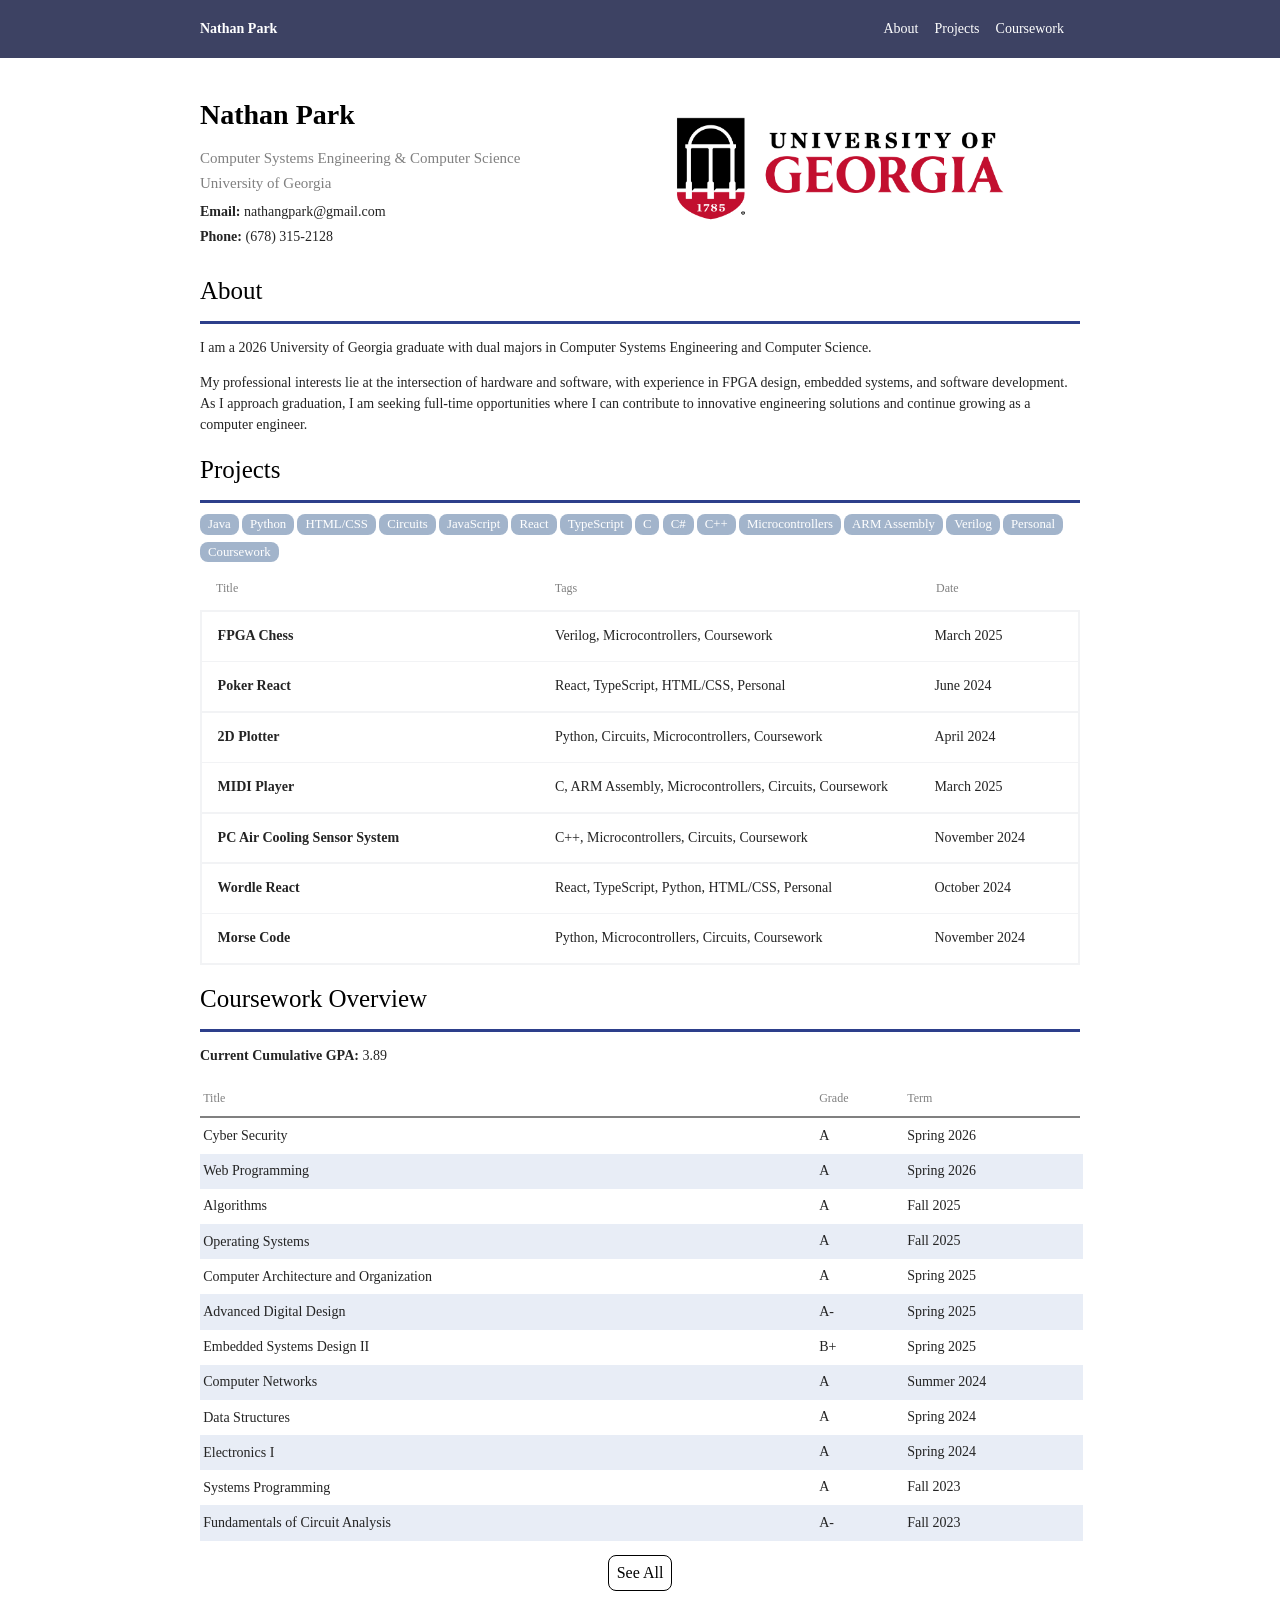
<file: index.html>
<!DOCTYPE html>
<html lang="en">
<head>
  <meta charset="UTF-8">
  <meta name="viewport" content="width=device-width, initial-scale=1.0">
  <title>Nathan Park</title>
  <!-- Style sheet  -->
  <link rel="stylesheet" href="main.css">
</head>
<body>
  <!-- Header Bar -->
  <div class="header-bar">
    <div class="header-content">
      <div class="header-left">
        <a href=""><p class="header-text"><b>Nathan Park</b></p></a>
      </div>
      <div class="header-right">
        <a href="#about"><p class="header-text">About</p></a>
        <a href="#projects"><p class="header-text">Projects</p></a>
        <a href="https://nathangpark.github.io/personal-website/misc/coursework.html"><p class="header-text">Coursework</p></a>
      </div>
    </div>
  </div>

  <!-- Main content -->
  <div class="main-content">
    <!-- Intro Section -->
    <div class="intro">
      <div class="intro-content">
        <h1>Nathan Park</h1>
        <h2 class="subtitle">Computer Systems Engineering & Computer Science</h2>
        <h2 class="subtitle">University of Georgia</h2>
        <p class="contact-info"><b>Email:</b> nathangpark@gmail.com</p>
        <p class="contact-info"><b>Phone:</b> (678) 315-2128</p>
      </div>
      <div>
        <img class="img-uga" src="misc/GEORGIA-FS-FC.png" alt="UGA Logo">
      </div>
    </div>

    <!-- About Section -->
    <h2 id="about">About</h2>
    <div class="hline"></div>
    
    <p>I am a 2026 University of Georgia graduate with dual majors in Computer Systems Engineering and Computer Science.
    </p>
    <p>  
      My professional interests lie at the intersection of hardware and software, with experience in 
      FPGA design, embedded systems, and software development. As I approach graduation, 
      I am seeking full-time opportunities where I can contribute to innovative engineering 
      solutions and continue growing as a computer engineer.
    </p>


    <!-- Projects Section -->
    <h2 id="projects">Projects</h2>
    <div class="hline"></div>
 
    <div id="project-tag-list"></div>
    <div class="project-heading">
      <p class="project-title-heading heading">Title</p>
      <p class="project-item-tags heading">Tags</p>
      <p class="project-date-heading heading">Date</p>
    </div>
    <div id="project-list"></div>
    <p></p>

    <!-- Coursework Section -->
    <h2 id="coursework">Coursework Overview</h2>
    <div class="hline"></div>
    <p><b>Current Cumulative GPA:</b> 3.89</p>
    <div class="course course-header">
      <p class="course-title course-header">Title</p>
      <p class="course-grade course-header">Grade</p>
      <p class="course-semester course-header">Term</p>
    </div>
    <div class="course-hline"></div>
    <div id="course-list"></div>
    <p></p>
    <a href="https://nathangpark.github.io/personal-website/misc/coursework.html" class="coursework-button">See All</a>
    

    <div class="page-end"></div>
  </div>
  <script src="main.js"></script>
</body>
</html>
</file>
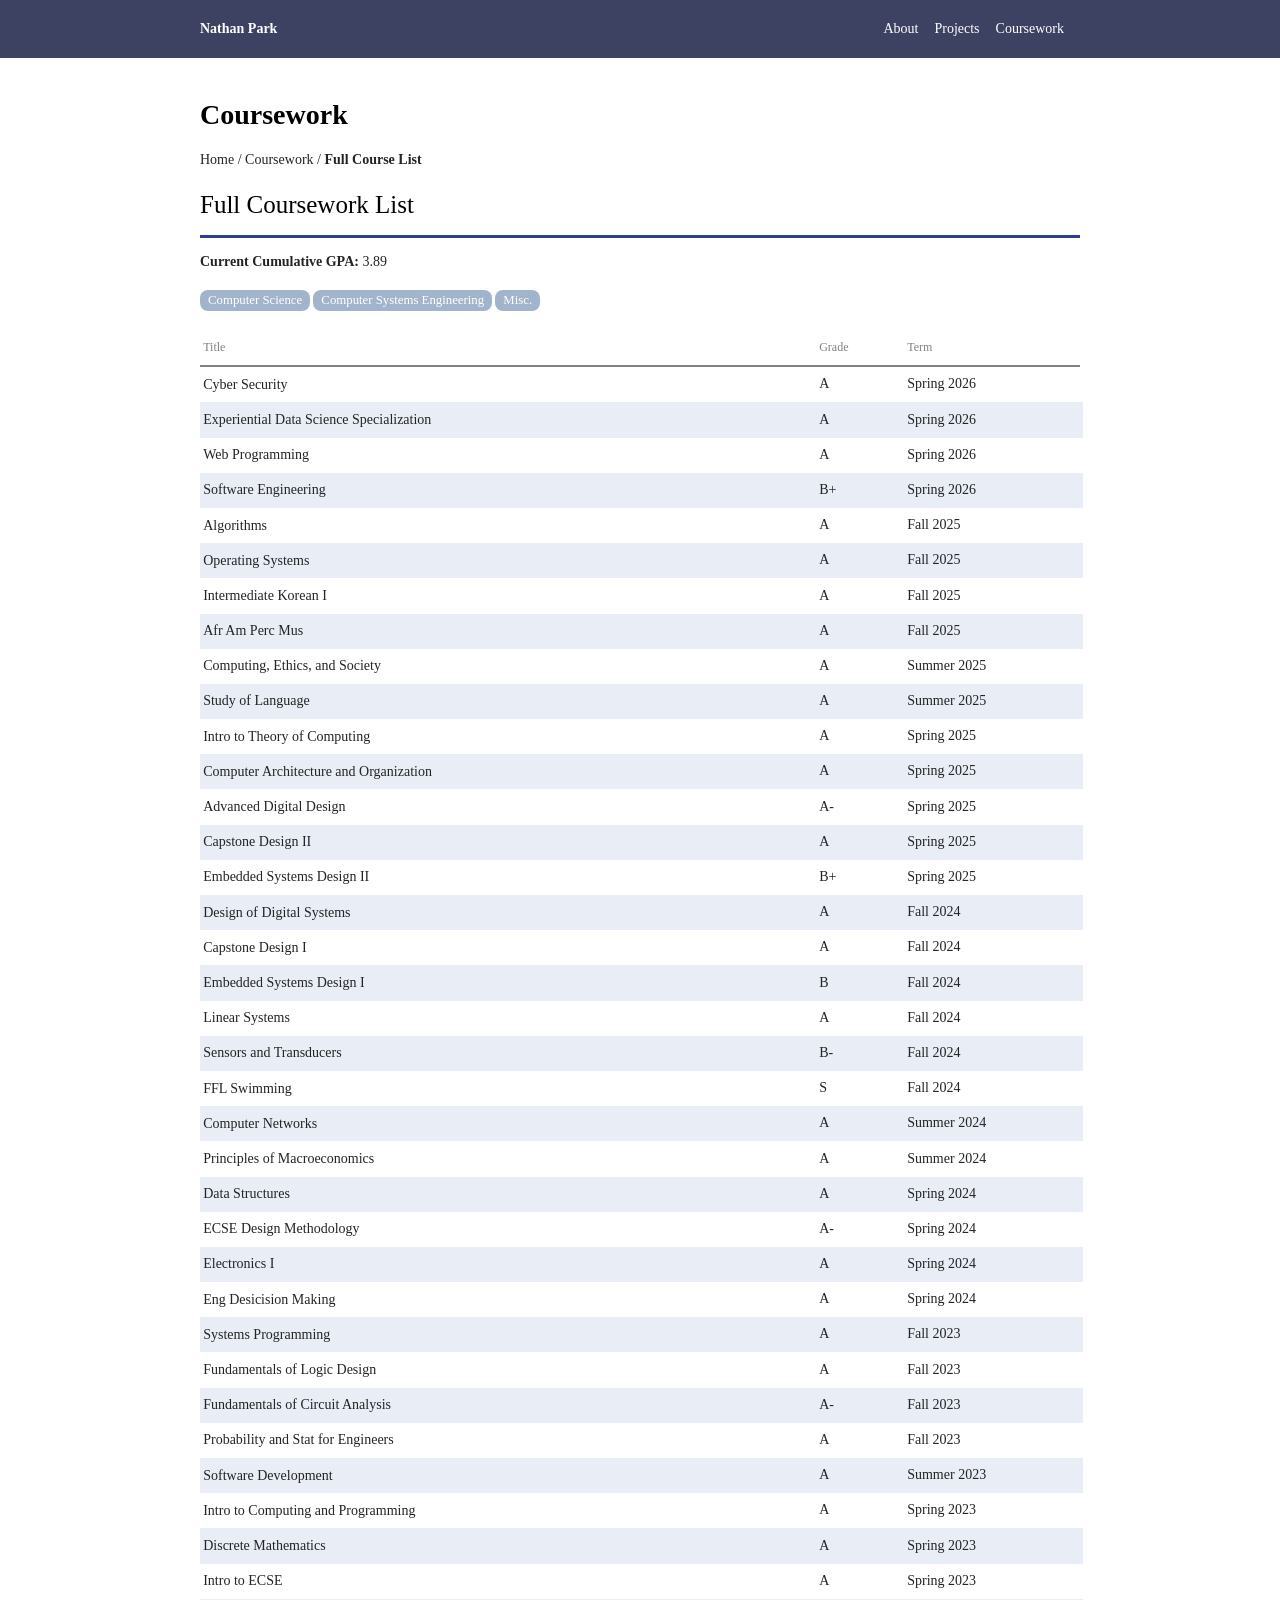
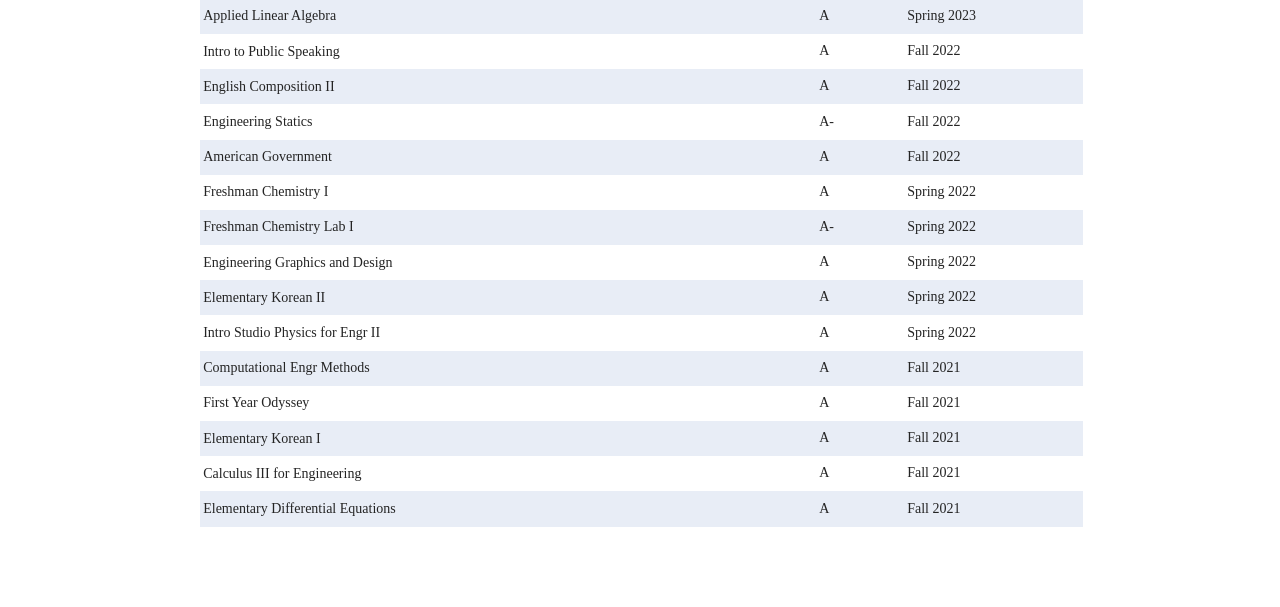
<file: misc/coursework.html>
<!DOCTYPE html>
<html lang="en">
<head>
  <meta charset="UTF-8">
  <meta name="viewport" content="width=device-width, initial-scale=1.0">
  <title>Nathan Park</title>
  <!-- Style sheet  -->
  <link rel="stylesheet" href="../main.css">
</head>
<body>
  <!-- Header Bar -->
  <div class="header-bar">
    <div class="header-content">
      <div class="header-left">
        <a href="https://nathangpark.github.io/personal-website/index.html"><p class="header-text"><b>Nathan Park</b></p></a>
      </div>
      <div class="header-right">
        <a href="https://nathangpark.github.io/personal-website/index.html#about"><p class="header-text">About</p></a>
        <a href="https://nathangpark.github.io/personal-website/index.html#projects"><p class="header-text">Projects</p></a>
        <a href=""><p class="header-text">Coursework</p></a>
      </div>
    </div>
  </div>

  <!-- Main content -->
  <div class="main-content">
    <!-- Coursework Section -->
    <h1>Coursework</h1>
    <p><a href="https://nathangpark.github.io/personal-website/index.html">Home</a> / <a href="https://nathangpark.github.io/personal-website/index.html#coursework">Coursework</a> / <b>Full Course List</b></p> 
    <h2 id="about">Full Coursework List</h2>
    <div class="hline"></div>
    <p><b>Current Cumulative GPA:</b> 3.89</p>

    <div id="course-tag-list"></div>

    <div class="course course-header">
      <p class="course-title course-header">Title</p>
      <p class="course-grade course-header">Grade</p>
      <p class="course-semester course-header">Term</p>
    </div>
    <div class="course-hline"></div>

    <div id="course-list"></div>
    <div class="page-end"></div>

  <script src="coursework.js"></script>
</body>
</html>
</file>
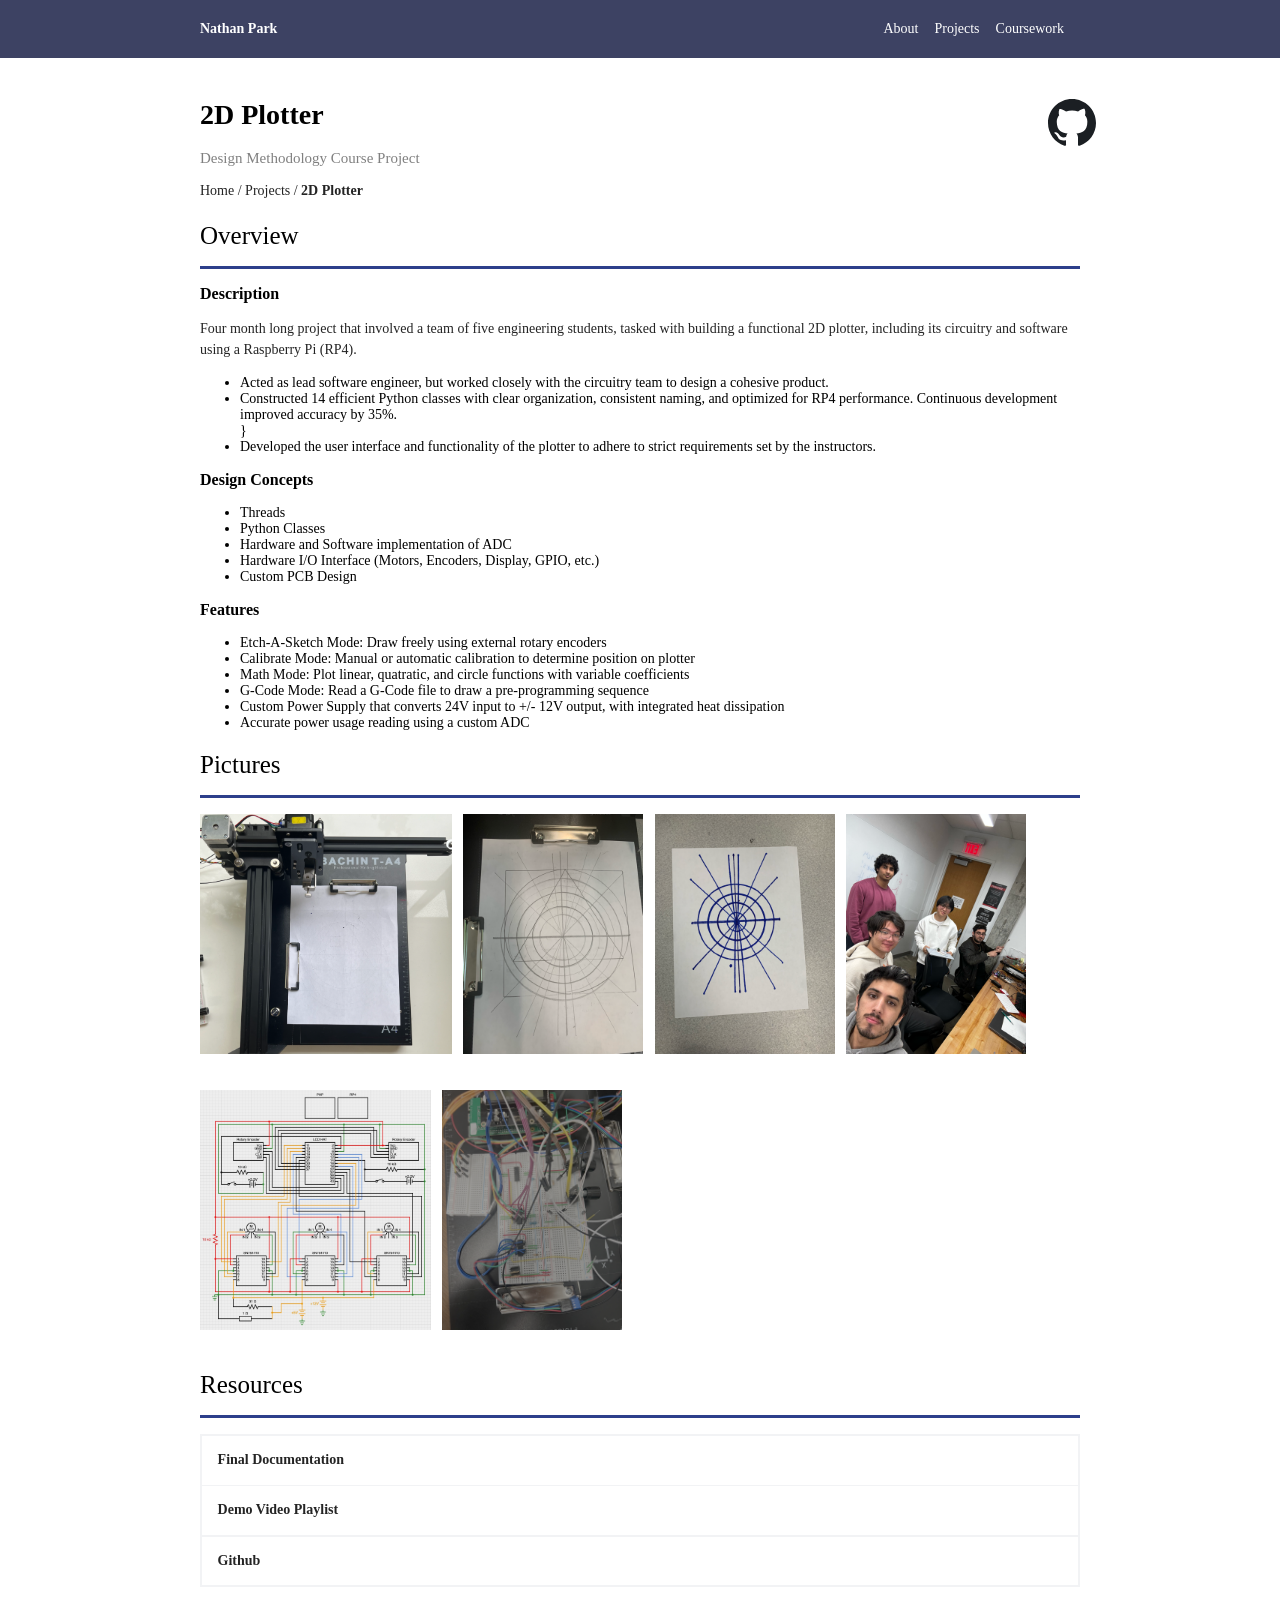
<file: projects/2d-plotter/2d-plotter.html>
<!DOCTYPE html>
<html lang="en">
<head>
  <meta charset="UTF-8">
  <meta name="viewport" content="width=device-width, initial-scale=1.0">
  <title>Nathan Park</title>
  <!-- Style sheet  -->
  <link rel="stylesheet" href="../../main.css">
</head>
<body>
  <!-- Header Bar -->
  <div class="header-bar">
    <div class="header-content">
      <div class="header-left">
        <a href="https://nathangpark.github.io/personal-website/index.html"><p class="header-text"><b>Nathan Park</b></p></a>
      </div>
      <div class="header-right">
        <a href="https://nathangpark.github.io/personal-website/index.html#about"><p class="header-text">About</p></a>
        <a href="https://nathangpark.github.io/personal-website/index.html#projects"><p class="header-text">Projects</p></a>
        <a href="https://nathangpark.github.io/personal-website/misc/coursework.html"><p class="header-text">Coursework</p></a>
      </div>
    </div>
  </div>

  <div id="imageModal" class="modal">
    <img class="modal-content" id="modalImage">
    <div id="caption"></div>
  </div>

  <!-- Main content -->
  <div class="main-content">
    <!-- Github Button -->
    <a target="_blank" href="https://github.com/nathangpark/plotter-python">
      <img class="github-button" src="../../misc/github-logo.svg">
    </a>
    <!-- Coursework Section -->
    <h1>2D Plotter</h1>
    <h2 class="subtitle">Design Methodology Course Project</h2>
    <p><a href="https://nathangpark.github.io/personal-website/index.html">Home</a> / <a href="https://nathangpark.github.io/personal-website/index.html#projects">Projects</a> / <b>2D Plotter</b> </p> 
    <h2>Overview</h2>
    <div class="hline"></div>
    <h3>Description</h3>
    <p>
      Four month long project that involved a team of five engineering students, 
      tasked with building a functional 2D plotter, including its circuitry and software using a Raspberry Pi (RP4).
    </p>
    <ul>
      <li>
        Acted as lead software engineer, but worked closely with the circuitry team to design a cohesive product.
      </li>
      <li>
        Constructed 14 efficient Python classes with clear organization, consistent naming, and optimized for RP4 performance. 
        Continuous development improved accuracy by 35%.
      </li>}
      <li>
        Developed the user interface and functionality of the plotter to adhere to strict requirements set by the instructors. 
      </li>
    </ul>
    <h3>Design Concepts</h3>
    <ul>
      <li>Threads</li>
      <li>Python Classes</li>
      <li>Hardware and Software implementation of ADC</li>
      <li>Hardware I/O Interface (Motors, Encoders, Display, GPIO, etc.)</li>
      <li>Custom PCB Design</li>
    </ul>
    <h3>Features</h3>
    <ul>
      <li>Etch-A-Sketch Mode: Draw freely using external rotary encoders</li>
      <li>Calibrate Mode: Manual or automatic calibration to determine position on plotter</li>
      <li>Math Mode: Plot linear, quatratic, and circle functions with variable coefficients</li>
      <li>G-Code Mode: Read a G-Code file to draw a pre-programming sequence</li>
      <li>Custom Power Supply that converts 24V input to +/- 12V output, with integrated heat dissipation</li>
      <li>Accurate power usage reading using a custom ADC</li>
    </ul>
    <h2>Pictures</h2>
    <div class="hline"></div>
    <img class="screenshots" onclick="openModal(this)" alt="Blank Plotter" src="blank-plotter.png">
    <img class="screenshots" onclick="openModal(this)" alt="Drawing examples: Circles, Lines, G-Code Drawings" src="Drawing Examples.png">
    <img class="screenshots" onclick="openModal(this)" alt="Math Mode examples: y=x,x^2 and circles" src="Math Mode.png">
    <img class="screenshots" onclick="openModal(this)" alt="Group 7 Photo" src="Group Photo.png">
    <img class="screenshots" onclick="openModal(this)" alt="Circuit Design" src="Circuit.png">
    <img class="screenshots" onclick="openModal(this)" alt="Circuit Implementation" src="Circuit Real.png">
    <h2>Resources</h2>
    <div class="hline"></div>
    <div class="project-links">
      <a href="https://nathangpark.github.io/personal-website/projects/2d-plotter/2d-plotter-doc.html"><p>Final Documentation</p></a>
      <a href="https://youtube.com/playlist?list=PL-ZNuBf7N98oXJAFyI3xNzuR_te0wGc8-&si=ysqEbdgzf22OHgqi" target="_blank"><p>Demo Video Playlist</p></a>
      <a href="https://github.com/nathangpark/plotter-python" target="_blank"><p>Github</p></a>
    </div>
  </div>
  <script src="../../main.js"></script>
</body>
</html>
</file>
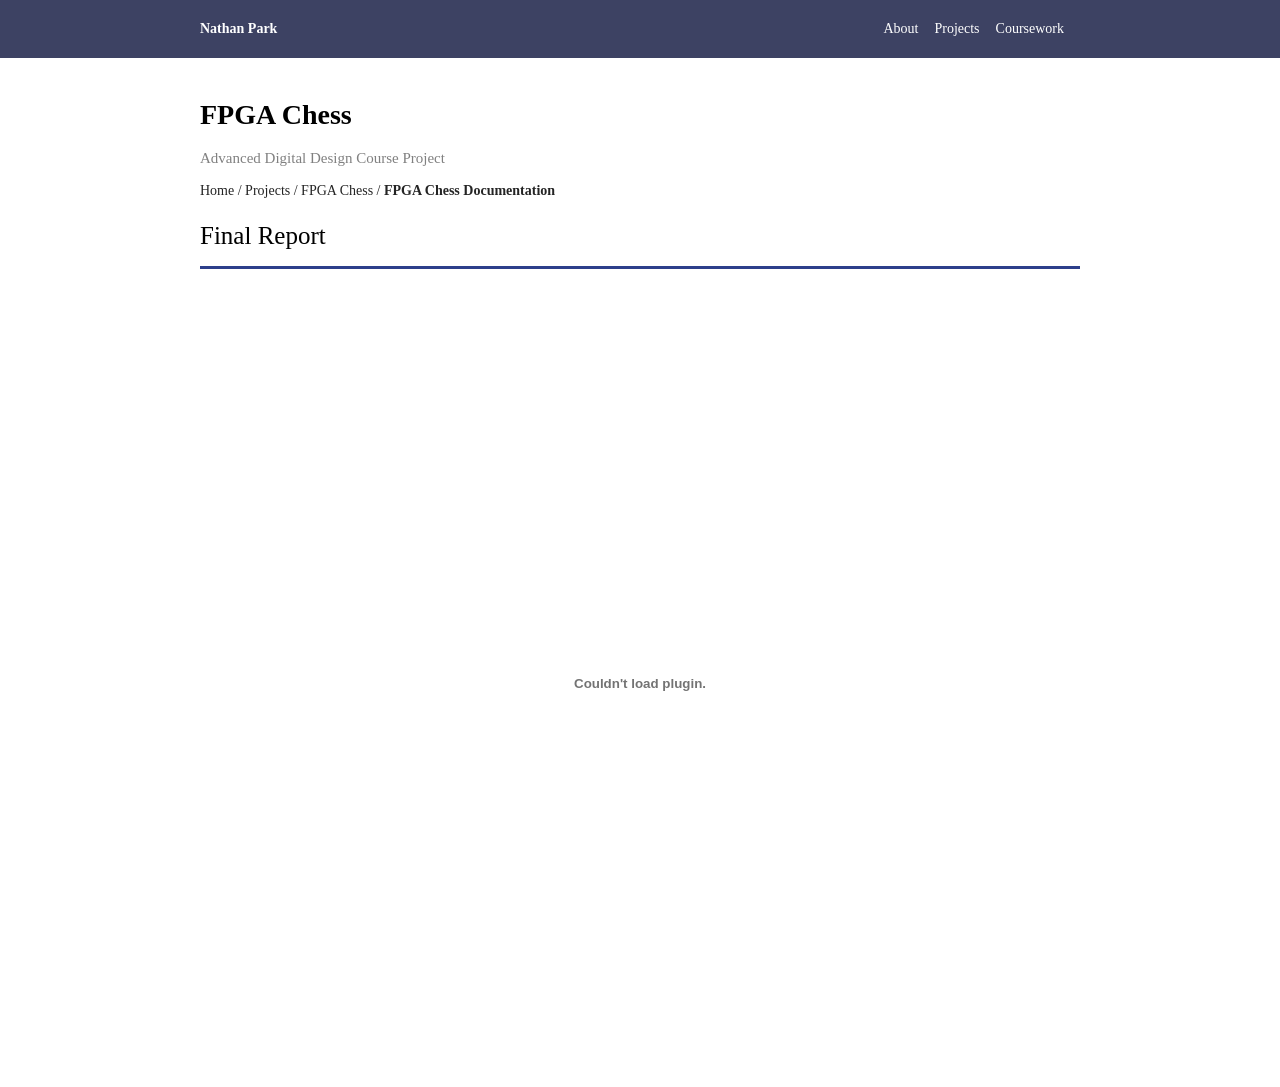
<file: projects/fpga-chess/fpga-chess-doc.html>
<!DOCTYPE html>
<html lang="en">
<head>
  <meta charset="UTF-8">
  <meta name="viewport" content="width=device-width, initial-scale=1.0">
  <title>Nathan Park</title>
  <!-- Style sheet  -->
  <link rel="stylesheet" href="../../main.css">
</head>
<body>
  <!-- Header Bar -->
  <div class="header-bar">
    <div class="header-content">
      <div class="header-left">
        <a href="https://nathangpark.github.io/personal-website/index.html"><p class="header-text"><b>Nathan Park</b></p></a>
      </div>
      <div class="header-right">
        <a href="https://nathangpark.github.io/personal-website/index.html#about"><p class="header-text">About</p></a>
        <a href="https://nathangpark.github.io/personal-website/index.html#projects"><p class="header-text">Projects</p></a>
        <a href="https://nathangpark.github.io/personal-website/misc/coursework.html"><p class="header-text">Coursework</p></a>
      </div>
    </div>
  </div>

  <div id="imageModal" class="modal">
    <img class="modal-content" id="modalImage">
    <div id="caption"></div>
  </div>

  <!-- Main content -->
  <div class="main-content">

    <!-- Main Section -->
    <h1>FPGA Chess</h1>
    <h2 class="subtitle">Advanced Digital Design Course Project</h2>
    <p><a href="https://nathangpark.github.io/personal-website/index.html">Home</a> / <a href="https://nathangpark.github.io/personal-website/index.html#projects">Projects</a> / <a href="https://nathangpark.github.io/personal-website/projects/fpga-chess/fpga-chess.html">FPGA Chess</a> / <b>FPGA Chess Documentation</b> </p> 
    <h2>Final Report</h2>
    <div class="hline"></div>
    <p></p>
    <embed src="Chess Final Report .pdf" type="application/pdf" width="100%" height="800px" />    
  </div>
  <script src="../../main.js"></script>
</body>
</html>
</file>
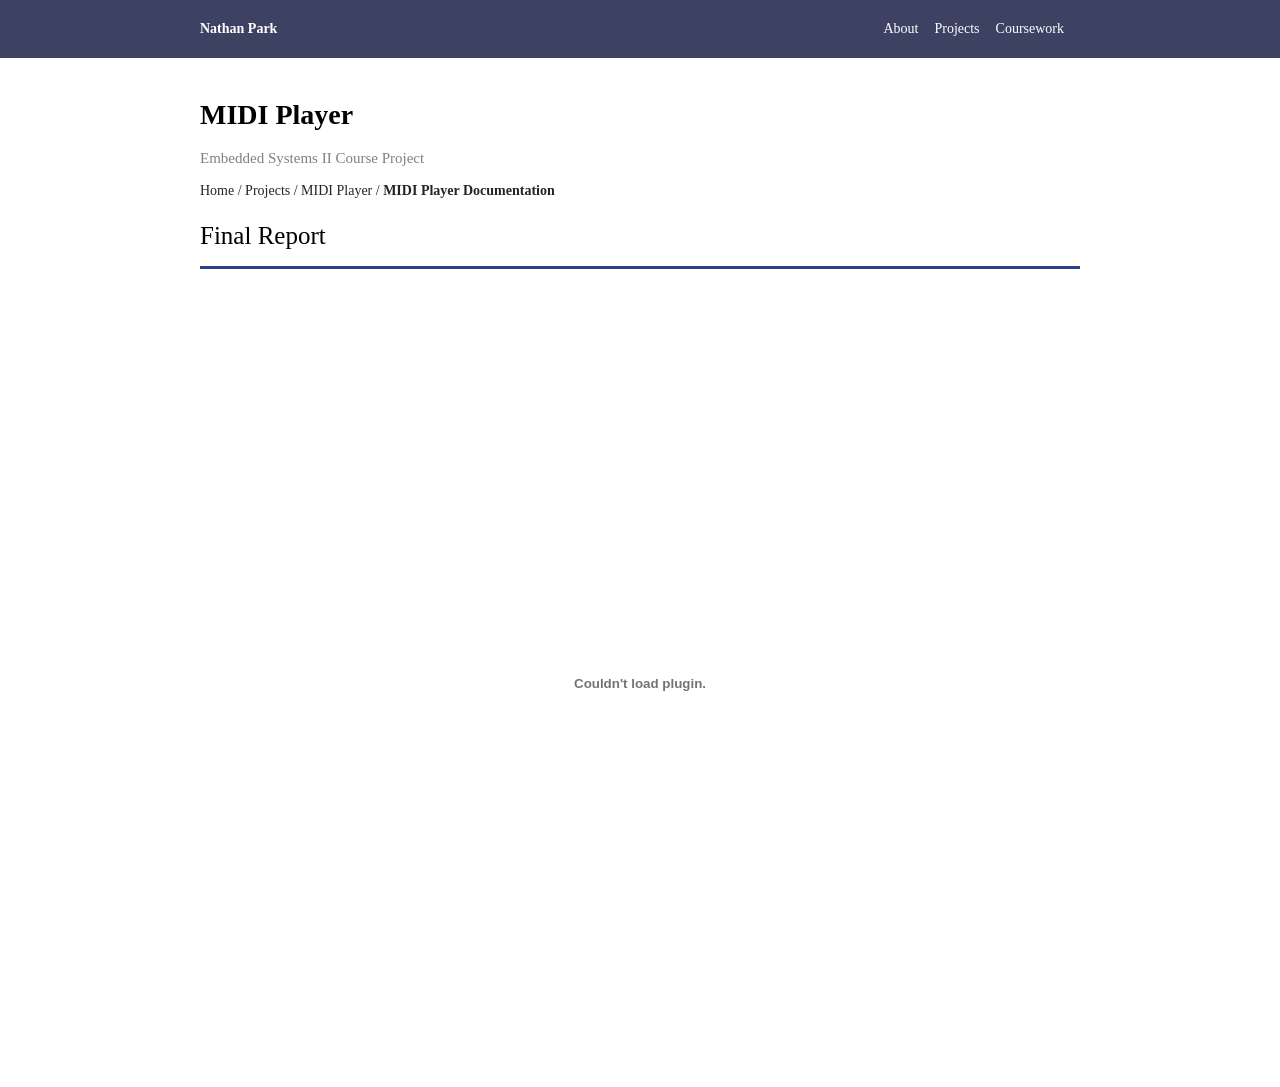
<file: projects/midi-player/midi-player-doc.html>
<!DOCTYPE html>
<html lang="en">
<head>
  <meta charset="UTF-8">
  <meta name="viewport" content="width=device-width, initial-scale=1.0">
  <title>Nathan Park</title>
  <!-- Style sheet  -->
  <link rel="stylesheet" href="../../main.css">
</head>
<body>
  <!-- Header Bar -->
  <div class="header-bar">
    <div class="header-content">
      <div class="header-left">
        <a href="https://nathangpark.github.io/personal-website/index.html"><p class="header-text"><b>Nathan Park</b></p></a>
      </div>
      <div class="header-right">
        <a href="https://nathangpark.github.io/personal-website/index.html#about"><p class="header-text">About</p></a>
        <a href="https://nathangpark.github.io/personal-website/index.html#projects"><p class="header-text">Projects</p></a>
        <a href="https://nathangpark.github.io/personal-website/misc/coursework.html"><p class="header-text">Coursework</p></a>
      </div>
    </div>
  </div>

  <div id="imageModal" class="modal">
    <img class="modal-content" id="modalImage">
    <div id="caption"></div>
  </div>

  <!-- Main content -->
  <div class="main-content">

    <!-- Main Section -->
    <h1>MIDI Player</h1>
    <h2 class="subtitle">Embedded Systems II Course Project</h2>
    <p><a href="https://nathangpark.github.io/personal-website/index.html">Home</a> / <a href="https://nathangpark.github.io/personal-website/index.html#projects">Projects</a> / <a href="https://nathangpark.github.io/personal-website/projects/midi-player/midi-player.html">MIDI Player</a> / <b>MIDI Player Documentation</b> </p> 
    <h2>Final Report</h2>
    <div class="hline"></div>
    <p></p>
    <embed src="MIDI-final.pdf" type="application/pdf" width="100%" height="800px" />    
  </div>
  <script src="../../main.js"></script>
</body>
</html>
</file>
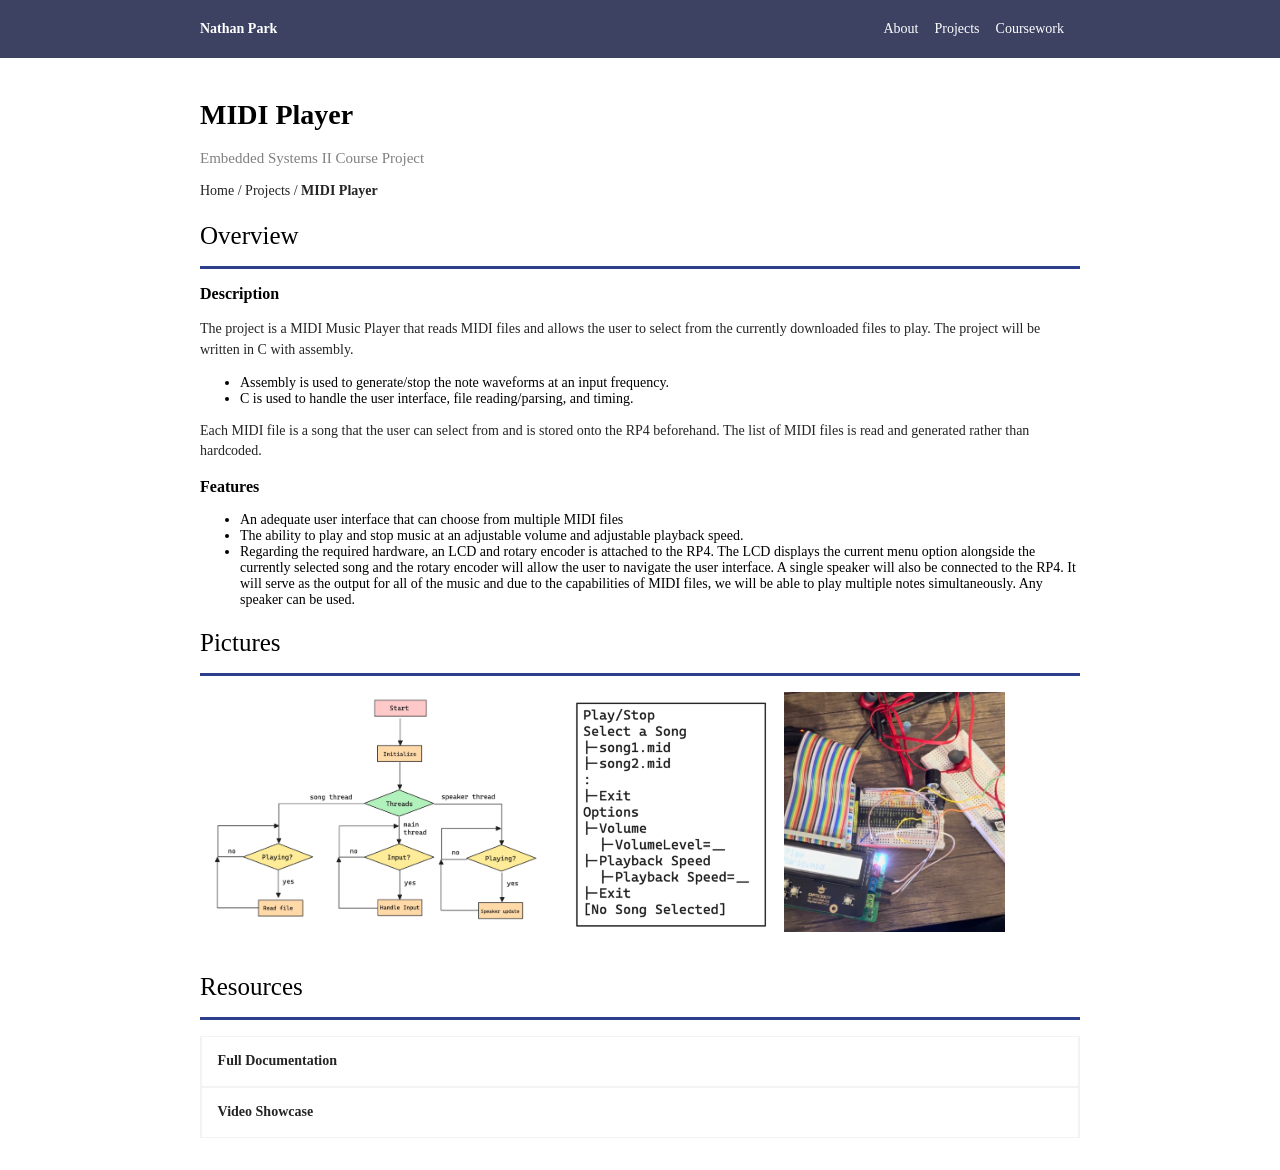
<file: projects/midi-player/midi-player.html>
<!DOCTYPE html>
<html lang="en">
<head>
  <meta charset="UTF-8">
  <meta name="viewport" content="width=device-width, initial-scale=1.0">
  <title>Nathan Park</title>
  <!-- Style sheet  -->
  <link rel="stylesheet" href="../../main.css">
</head>
<body>
  <!-- Header Bar -->
  <div class="header-bar">
    <div class="header-content">
      <div class="header-left">
        <a href="https://nathangpark.github.io/personal-website/index.html"><p class="header-text"><b>Nathan Park</b></p></a>
      </div>
      <div class="header-right">
        <a href="https://nathangpark.github.io/personal-website/index.html#about"><p class="header-text">About</p></a>
        <a href="https://nathangpark.github.io/personal-website/index.html#projects"><p class="header-text">Projects</p></a>
        <a href="https://nathangpark.github.io/personal-website/misc/coursework.html"><p class="header-text">Coursework</p></a>
      </div>
    </div>
  </div>

  <div id="imageModal" class="modal">
    <img class="modal-content" id="modalImage">
    <div id="caption"></div>
  </div>

  <!-- Main content -->
  <div class="main-content">
    <!-- Main Section -->
    <h1>MIDI Player</h1>
    <h2 class="subtitle">Embedded Systems II Course Project</h2>
    <p><a href="https://nathangpark.github.io/personal-website/index.html">Home</a> / <a href="https://nathangpark.github.io/personal-website/index.html#projects">Projects</a> / <b>MIDI Player</b> </p> 
    <h2>Overview</h2>
    <div class="hline"></div>
    <h3>Description</h3>
    <p>
      The project is a MIDI Music Player that reads MIDI files and allows the user to select from the currently downloaded files to play. The project will be written in C with assembly.
    </p>
    <ul>
      <li>Assembly is used to generate/stop the note waveforms at an input frequency.</li>
      <li>C is used to handle the user interface, file reading/parsing, and timing. </li>
    </ul>
    <p>
      Each MIDI file is a song that the user can select from and is stored onto the RP4 beforehand. The list of MIDI files is read and generated rather than hardcoded.
    </p>
    <h3>Features</h3>
    <ul>
      <li>An adequate user interface that can choose from multiple MIDI files</li>
      <li>The ability to play and stop music at an adjustable volume and adjustable playback speed.</li>
      <li>Regarding the required hardware, an LCD and rotary encoder is attached to the RP4. The LCD displays the current menu option alongside the currently selected song and the rotary encoder will allow the user to navigate the user interface. A single speaker will also be connected to the RP4. It will serve as the output for all of the music and due to the capabilities of MIDI files, we will be able to play multiple notes simultaneously. Any speaker can be used.</li>
    </ul>
    <h2>Pictures</h2>
    <div class="hline"></div>
    <img class="screenshots" onclick="openModal(this)" alt="MIDI Design Flowchart" src="midi-flowchart.png">
    <img class="screenshots" onclick="openModal(this)" alt="MIDI User Interface" src="midi-user-interface.png">
    <img class="screenshots" onclick="openModal(this)" alt="MIDI Hardware Implementation" src="midi-hardware.png">
    <h2>Resources</h2>
    <div class="hline"></div>
    <div class="project-links">
      <a href="https://nathangpark.github.io/personal-website/projects/midi-player/midi-player-doc.html"><p>Full Documentation</p></a>
      <a href="https://drive.google.com/file/d/1kuNX8zbdAQ-IACdS_uGIhNGvMQZRNr1q/view?usp=sharing" target="_blank"><p>Video Showcase</p></a></li>
    </div>
  </div>
  <script src="../../main.js"></script>
</body>
</html>
</file>
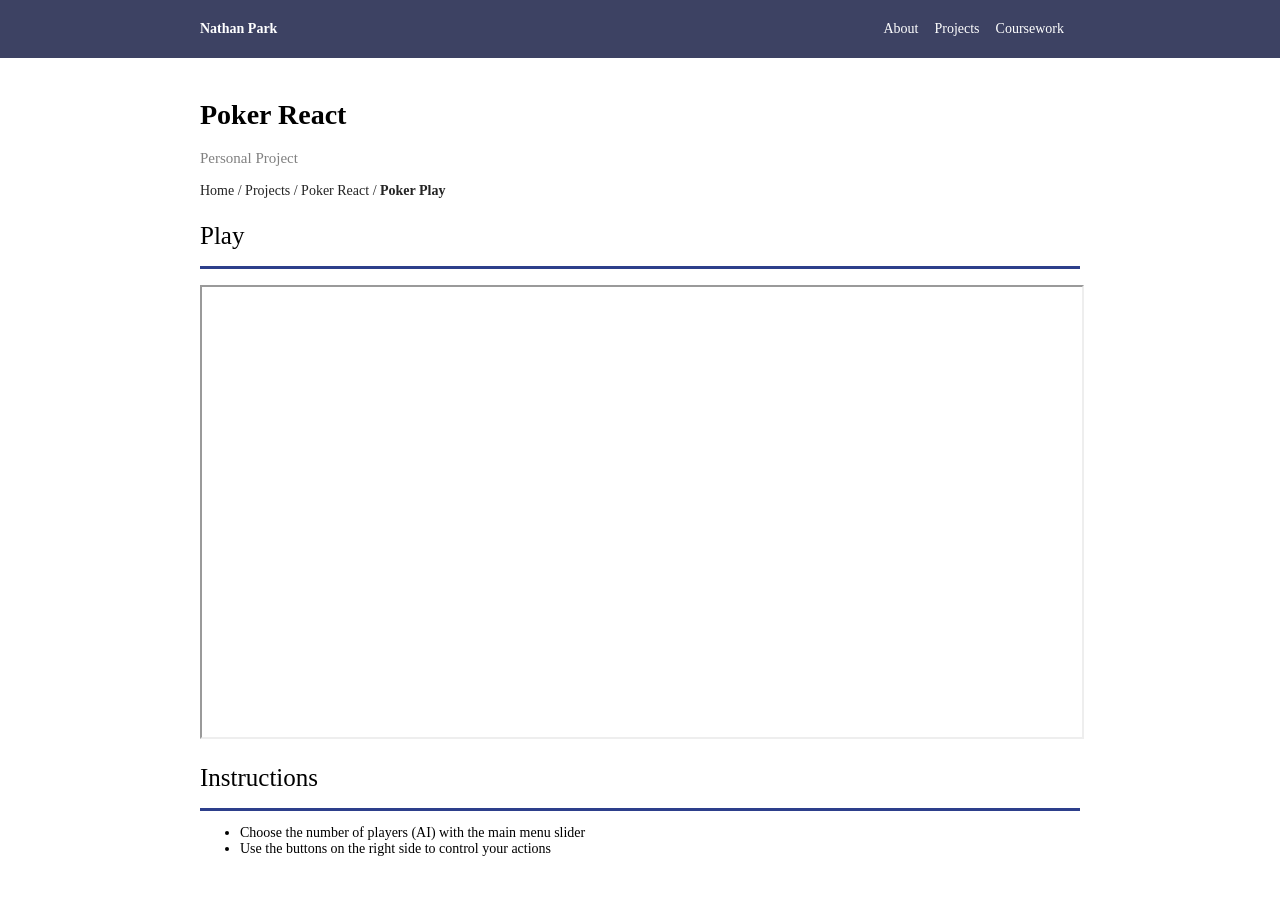
<file: projects/poker-react/poker-play.html>
<!DOCTYPE html>
<html lang="en">
<head>
  <meta charset="UTF-8">
  <meta name="viewport" content="width=device-width, initial-scale=1.0">
  <title>Nathan Park</title>
  <!-- Style sheet  -->
  <link rel="stylesheet" href="../../main.css">
</head>
<body>
  <!-- Header Bar -->
  <div class="header-bar">
    <div class="header-content">
      <div class="header-left">
        <a href="https://nathangpark.github.io/personal-website/index.html"><p class="header-text"><b>Nathan Park</b></p></a>
      </div>
      <div class="header-right">
        <a href="https://nathangpark.github.io/personal-website/index.html#about"><p class="header-text">About</p></a>
        <a href="https://nathangpark.github.io/personal-website/index.html#projects"><p class="header-text">Projects</p></a>
        <a href="https://nathangpark.github.io/personal-website/misc/coursework.html"><p class="header-text">Coursework</p></a>
      </div>
    </div>
  </div>

  <div id="imageModal" class="modal">
    <img class="modal-content" id="modalImage">
    <div id="caption"></div>
  </div>

  <!-- Main content -->
  <div class="main-content">
    <!-- Coursework Section -->
    <h1>Poker React</h1>
    <h2 class="subtitle">Personal Project</h2>
    <p><a href="https://nathangpark.github.io/personal-website/index.html">Home</a> / <a href="https://nathangpark.github.io/personal-website/index.html#projects">Projects</a> / <a href="https://nathangpark.github.io/personal-website/projects/poker-react/poker-react.html">Poker React</a> / <b>Poker Play</b> </p> 
    <h2>Play</h2>
    <div class="hline"></div>
    <iframe style="margin-top: 1rem" width="100%" height="450vw" src="https://nathangpark.github.io/poker-react/"></iframe>
    <h2>Instructions</h2>
    <div class="hline"></div>
    <ul>
      <li>Choose the number of players (AI) with the main menu slider</li>
      <li>Use the buttons on the right side to control your actions</li>
    </ul>
  </div>
  <script src="../../main.js"></script>
</body>
</html>
</file>
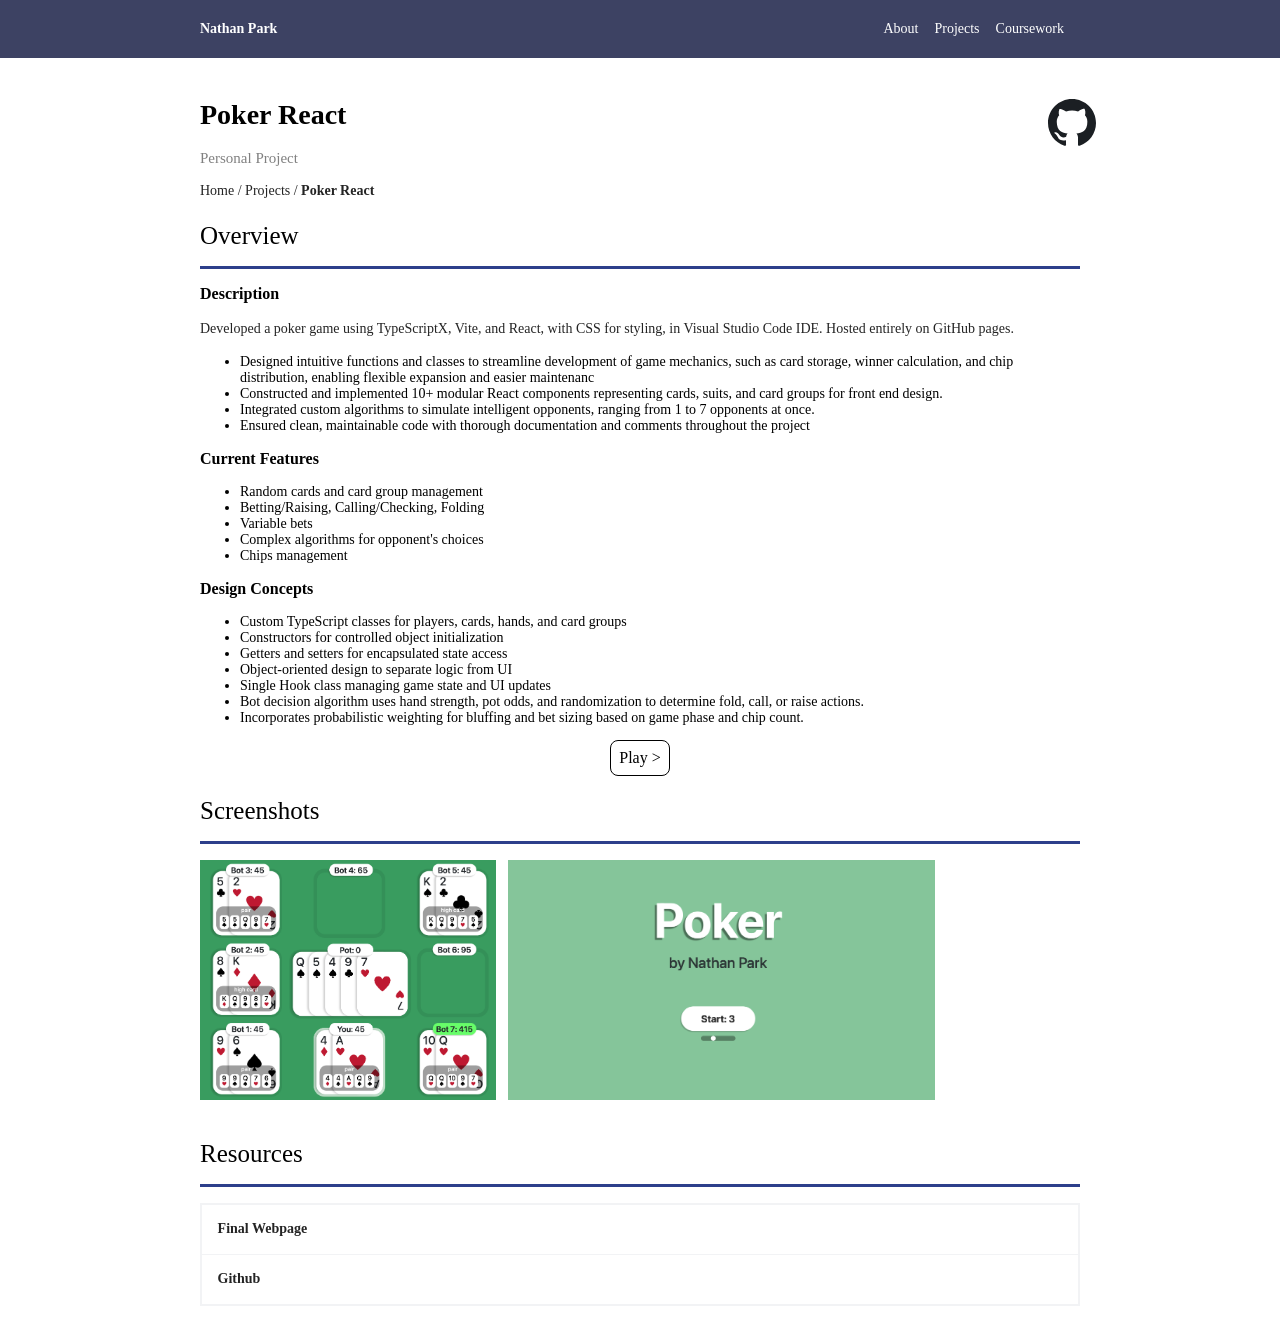
<file: projects/poker-react/poker-react.html>
<!DOCTYPE html>
<html lang="en">
<head>
  <meta charset="UTF-8">
  <meta name="viewport" content="width=device-width, initial-scale=1.0">
  <title>Nathan Park</title>
  <!-- Style sheet  -->
  <link rel="stylesheet" href="../../main.css">
</head>
<body>
  <!-- Header Bar -->
  <div class="header-bar">
    <div class="header-content">
      <div class="header-left">
        <a href="https://nathangpark.github.io/personal-website/index.html"><p class="header-text"><b>Nathan Park</b></p></a>
      </div>
      <div class="header-right">
        <a href="https://nathangpark.github.io/personal-website/index.html#about"><p class="header-text">About</p></a>
        <a href="https://nathangpark.github.io/personal-website/index.html#projects"><p class="header-text">Projects</p></a>
        <a href="https://nathangpark.github.io/personal-website/misc/coursework.html"><p class="header-text">Coursework</p></a>
      </div>
    </div>
  </div>

  <div id="imageModal" class="modal">
    <img class="modal-content" id="modalImage">
    <div id="caption"></div>
  </div>

  <!-- Main content -->
  <div class="main-content">
    <!-- Github Button -->
    <a target="_blank" href="https://github.com/nathangpark/poker-react">
      <img class="github-button" src="../../misc/github-logo.svg">
    </a>

    <!-- Main Section -->
    <h1>Poker React</h1>
    <h2 class="subtitle">Personal Project</h2>
    <p><a href="https://nathangpark.github.io/personal-website/index.html">Home</a> / <a href="https://nathangpark.github.io/personal-website/index.html#projects">Projects</a> / <b>Poker React</b> </p> 
    <h2>Overview</h2>
    <div class="hline"></div>
    <h3>Description</h3>
    <p>
      Developed a poker game using TypeScriptX, Vite, and React, with CSS for styling, in Visual Studio Code IDE. Hosted entirely on GitHub pages.
    </p>
    <ul>
      <li>
        Designed intuitive functions and classes to streamline development of game mechanics, such as card storage, winner calculation, and chip distribution, enabling flexible expansion and easier maintenanc
      </li>
      <li>
        Constructed and implemented 10+ modular React components representing cards, suits, and card groups for front end design.
      </li>
      <li>
        Integrated custom algorithms to simulate intelligent opponents, ranging from 1 to 7 opponents at once.
      </li>
      <li>
        Ensured clean, maintainable code with thorough documentation and comments throughout the project
      </li>
    </ul>
    <h3>Current Features</h3>
    <ul>
      <li>Random cards and card group management</li>
      <li>Betting/Raising, Calling/Checking, Folding</li>
      <li>Variable bets</li>
      <li>Complex algorithms for opponent's choices</li>
      <li>Chips management</li>
    </ul>
    <h3>Design Concepts</h3>
    <ul>
      <li>Custom TypeScript classes for players, cards, hands, and card groups</li>
      <li>Constructors for controlled object initialization</li>
      <li>Getters and setters for encapsulated state access</li>
      <li>Object-oriented design to separate logic from UI</li>
      <li>Single Hook class managing game state and UI updates</li>
      <li>Bot decision algorithm uses hand strength, pot odds, and randomization to determine fold, call, or raise actions.</li>
      <li>Incorporates probabilistic weighting for bluffing and bet sizing based on game phase and chip count.</li>
    </ul>
    <a href="https://nathangpark.github.io/personal-website/projects/poker-react/poker-play.html" class="coursework-button">Play ></a>
    <h2>Screenshots</h2>
    <div class="hline"></div>
    <img class="screenshots" onclick="openModal(this)" alt="Example end screen" src="PokerBackground.png">
    <img class="screenshots" onclick="openModal(this)" alt="Poker homescreen" src="poker-homescreen.png">
    <h2>Resources</h2>
    <div class="hline"></div>
    <div class="project-links">
      <a href="https://nathangpark.github.io/poker-react/" target="_blank"><p>Final Webpage</p></a>
      <a href="https://github.com/nathangpark/poker-react" target="_blank"><p>Github</p></a>
    </div>
  </div>
  <script src="../../main.js"></script>
  
</body>
</html>
</file>
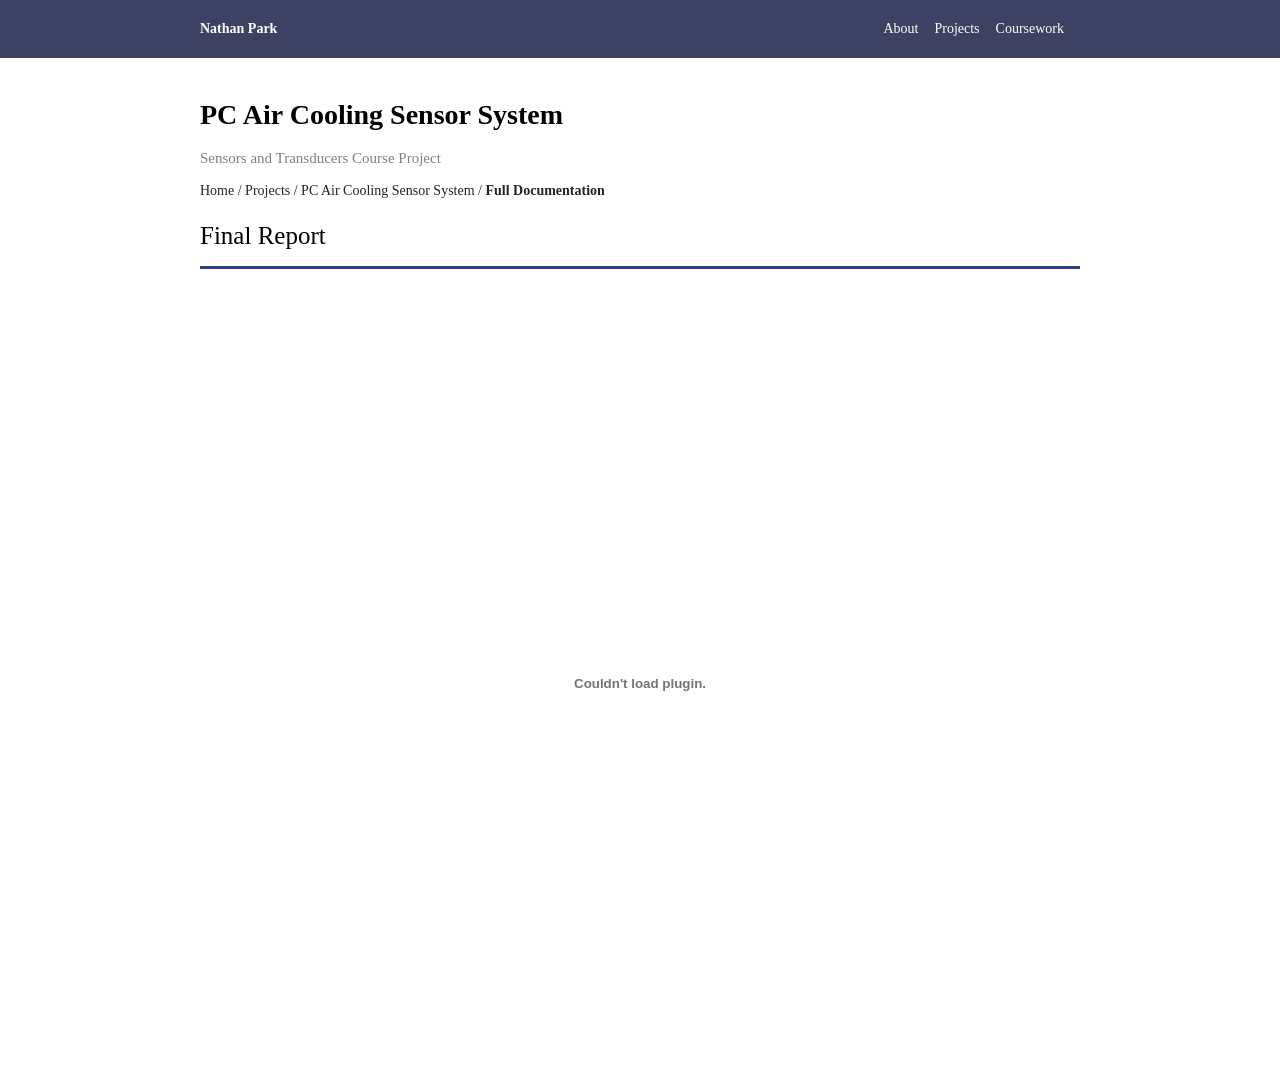
<file: projects/sensor-system/sensor-system-doc.html>
<!DOCTYPE html>
<html lang="en">
<head>
  <meta charset="UTF-8">
  <meta name="viewport" content="width=device-width, initial-scale=1.0">
  <title>Nathan Park</title>
  <!-- Style sheet  -->
  <link rel="stylesheet" href="../../main.css">
</head>
<body>
  <!-- Header Bar -->
  <div class="header-bar">
    <div class="header-content">
      <div class="header-left">
        <a href="https://nathangpark.github.io/personal-website/index.html"><p class="header-text"><b>Nathan Park</b></p></a>
      </div>
      <div class="header-right">
        <a href="https://nathangpark.github.io/personal-website/index.html#about"><p class="header-text">About</p></a>
        <a href="https://nathangpark.github.io/personal-website/index.html#projects"><p class="header-text">Projects</p></a>
        <a href="https://nathangpark.github.io/personal-website/misc/coursework.html"><p class="header-text">Coursework</p></a>
      </div>
    </div>
  </div>

  <div id="imageModal" class="modal">
    <img class="modal-content" id="modalImage">
    <div id="caption"></div>
  </div>

  <!-- Main content -->
  <div class="main-content">

    <!-- Main Section -->
    <h1>PC Air Cooling Sensor System</h1>
    <h2 class="subtitle">Sensors and Transducers Course Project</h2>
    <p><a href="https://nathangpark.github.io/personal-website/index.html">Home</a> / <a href="https://nathangpark.github.io/personal-website/index.html#projects">Projects</a> / <a href="https://nathangpark.github.io/personal-website/projects/sensor-system/sensor-system.html">PC Air Cooling Sensor System</a> / <b>Full Documentation</b> </p> 
    <h2>Final Report</h2>
    <div class="hline"></div>
    <p></p>
    <embed src="sensors-doc.pdf" type="application/pdf" width="100%" height="800px" />    
  </div>
  <script src="../../main.js"></script>
</body>
</html>
</file>
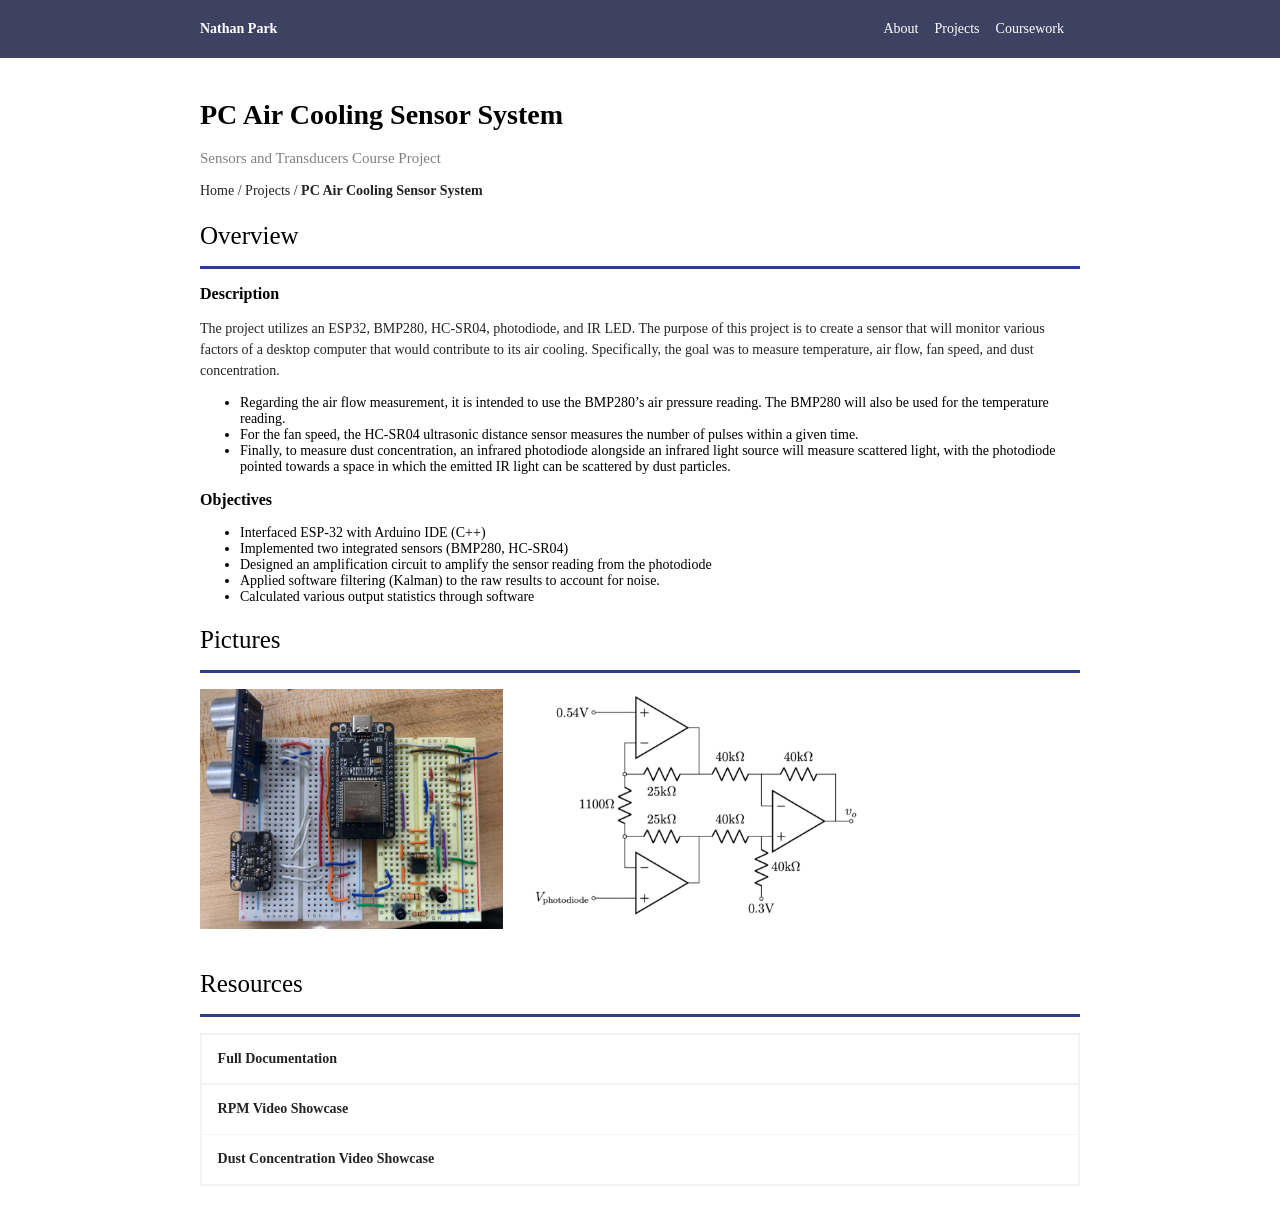
<file: projects/sensor-system/sensor-system.html>
<!DOCTYPE html>
<html lang="en">
<head>
  <meta charset="UTF-8">
  <meta name="viewport" content="width=device-width, initial-scale=1.0">
  <title>Nathan Park</title>
  <!-- Style sheet  -->
  <link rel="stylesheet" href="../../main.css">
</head>
<body>
  <!-- Header Bar -->
  <div class="header-bar">
    <div class="header-content">
      <div class="header-left">
        <a href="https://nathangpark.github.io/personal-website/index.html"><p class="header-text"><b>Nathan Park</b></p></a>
      </div>
      <div class="header-right">
        <a href="https://nathangpark.github.io/personal-website/index.html#about"><p class="header-text">About</p></a>
        <a href="https://nathangpark.github.io/personal-website/index.html#projects"><p class="header-text">Projects</p></a>
        <a href="https://nathangpark.github.io/personal-website/misc/coursework.html"><p class="header-text">Coursework</p></a>
      </div>
    </div>
  </div>

  <div id="imageModal" class="modal">
    <img class="modal-content" id="modalImage">
    <div id="caption"></div>
  </div>

  <!-- Main content -->
  <div class="main-content">
    
    <!-- Main Section -->
    <h1>PC Air Cooling Sensor System</h1>
    <h2 class="subtitle">Sensors and Transducers Course Project</h2>
    <p><a href="https://nathangpark.github.io/personal-website/index.html">Home</a> / <a href="https://nathangpark.github.io/personal-website/index.html#projects">Projects</a> / <b>PC Air Cooling Sensor System</b> </p> 



    <h2>Overview</h2>
    <div class="hline"></div>
    
    
    <h3>Description</h3>
    <p>
      The project utilizes an ESP32, BMP280, HC-SR04, photodiode, and IR LED. The purpose of this project is to create a sensor that will monitor various factors of a desktop computer that would contribute to its air cooling. Specifically, the goal was to measure temperature, air flow, fan speed, and dust concentration.
    </p>
    <ul>
      <li>Regarding the air flow measurement, it is intended to use the BMP280’s air pressure reading. The BMP280 will also be used for the temperature reading. </li>
      <li>For the fan speed, the HC-SR04 ultrasonic distance sensor measures the number of pulses within a given time. </li>
      <li>Finally, to measure dust concentration, an infrared photodiode alongside an infrared light source will measure scattered light, with the photodiode pointed towards a space in which the emitted IR light can be scattered by dust particles.</li>
    </ul>
    <h3>Objectives</h3>
    <ul>
      <li>Interfaced ESP-32 with Arduino IDE (C++)</li>
      <li>Implemented two integrated sensors (BMP280, HC-SR04)</li>
      <li>Designed an amplification circuit to amplify the sensor reading from the photodiode</li>
      <li>Applied software filtering (Kalman) to the raw results to account for noise.</li>
      <li>Calculated various output statistics through software</li>
    </ul>
    
    <h2>Pictures</h2>
    <div class="hline"></div>
    <img class="screenshots" onclick="openModal(this)" alt="Final Circuit" src="sensor-circuit.png">
    <img class="screenshots" onclick="openModal(this)" alt="In-Amp Circuit Design" src="sensor-amp.png">

    <h2>Resources</h2>
    <div class="hline"></div>
    <div class="project-links">
      <a href="https://nathangpark.github.io/personal-website/projects/sensor-system/sensor-system-doc.html"><p>Full Documentation</p></a>
      <a href="https://drive.google.com/file/d/1rHhVAQuHy6wHGc2g_9lku3XsTBoQrCSF/view?usp=share_link" target="_blank"><p>RPM Video Showcase</p></a>
      <a href="https://drive.google.com/file/d/1sySXCmWOlYx8DZ3H3nJUhM_w8kuEaD4M/view?usp=sharing" target="_blank"><p>Dust Concentration Video Showcase</p></a>
    </div>
  </div>
  <script src="../../main.js"></script>
</body>
</html>
</file>
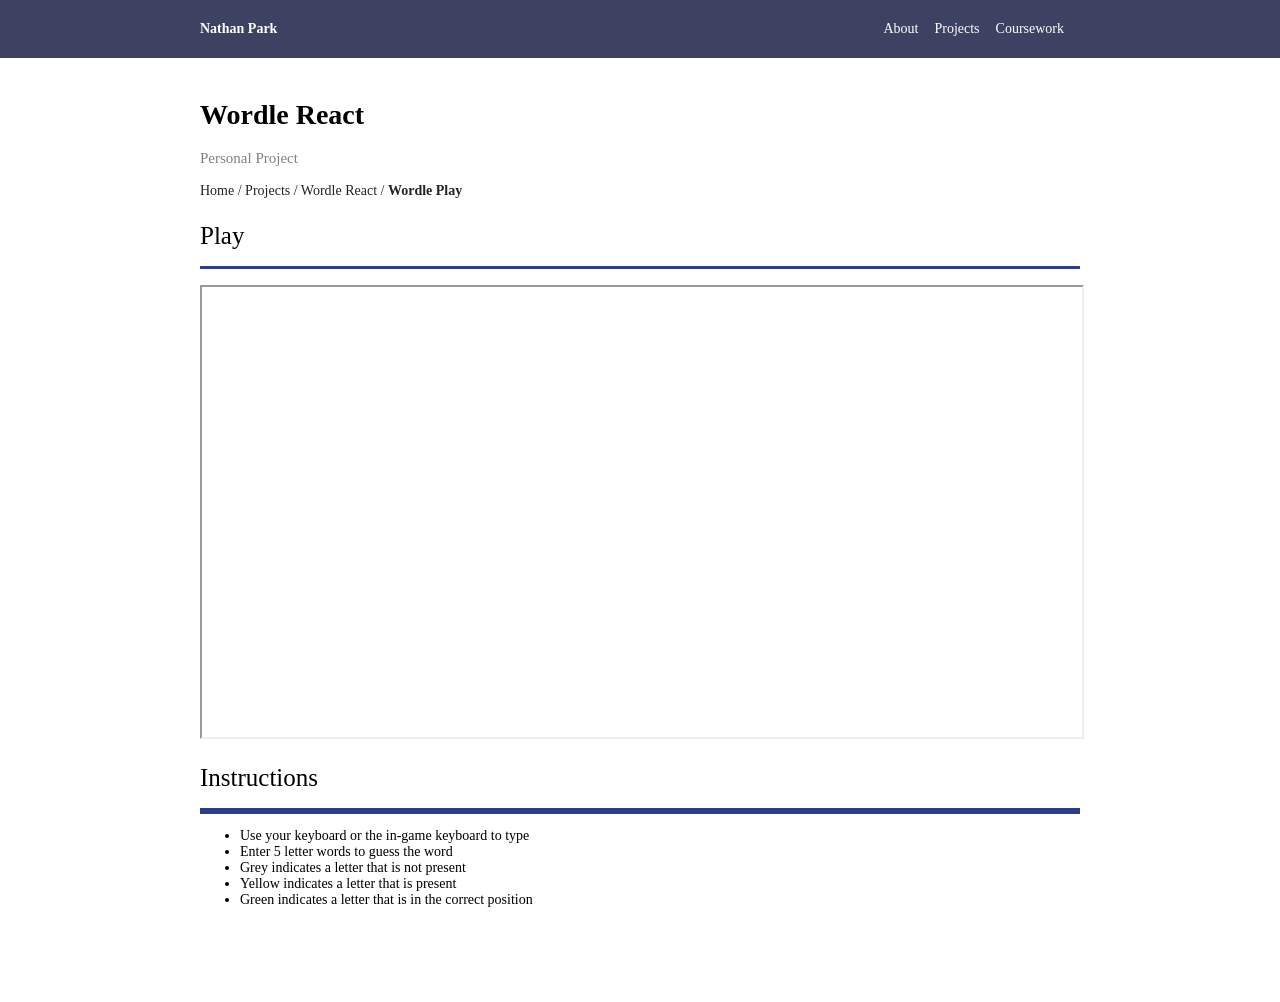
<file: projects/wordle-react/wordle-play.html>
<!DOCTYPE html>
<html lang="en">
<head>
  <meta charset="UTF-8">
  <meta name="viewport" content="width=device-width, initial-scale=1.0">
  <title>Nathan Park</title>
  <!-- Style sheet  -->
  <link rel="stylesheet" href="../../main.css">
</head>
<body>
  <!-- Header Bar -->
  <div class="header-bar">
    <div class="header-content">
      <div class="header-left">
        <a href="https://nathangpark.github.io/personal-website/index.html"><p class="header-text"><b>Nathan Park</b></p></a>
      </div>
      <div class="header-right">
        <a href="https://nathangpark.github.io/personal-website/index.html#about"><p class="header-text">About</p></a>
        <a href="https://nathangpark.github.io/personal-website/index.html#projects"><p class="header-text">Projects</p></a>
        <a href="https://nathangpark.github.io/personal-website/misc/coursework.html"><p class="header-text">Coursework</p></a>
      </div>
    </div>
  </div>

  <div id="imageModal" class="modal">
    <img class="modal-content" id="modalImage">
    <div id="caption"></div>
  </div>

  <!-- Main content -->
  <div class="main-content">
    <!-- Coursework Section -->
    <h1>Wordle React</h1>
    <h2 class="subtitle">Personal Project</h2>
    <p><a href="https://nathangpark.github.io/personal-website/index.html">Home</a> / <a href="https://nathangpark.github.io/personal-website/index.html#projects">Projects</a> / <a href="https://nathangpark.github.io/personal-website/projects/wordle-react/wordle-react.html">Wordle React</a> / <b>Wordle Play</b></p> 
    <h2>Play</h2>
    <div class="hline"></div>
    <iframe style="margin-top: 1rem" width="100%" height="450vw" src="https://nathangpark.github.io/wordle-react/"></iframe>
    <h2>Instructions</h2>
    <div class="hline"></div>
    <div class="hline"></div>
    <ul>
      <li>Use your keyboard or the in-game keyboard to type</li>
      <li>Enter 5 letter words to guess the word</li>
      <li>Grey indicates a letter that is not present</li>
      <li>Yellow indicates a letter that is present</li>
      <li>Green indicates a letter that is in the correct position</li>
    </ul>
    <div class="page-end"></div>
  </div>
  <script src="../../main.js"></script>
</body>
</html>
</file>
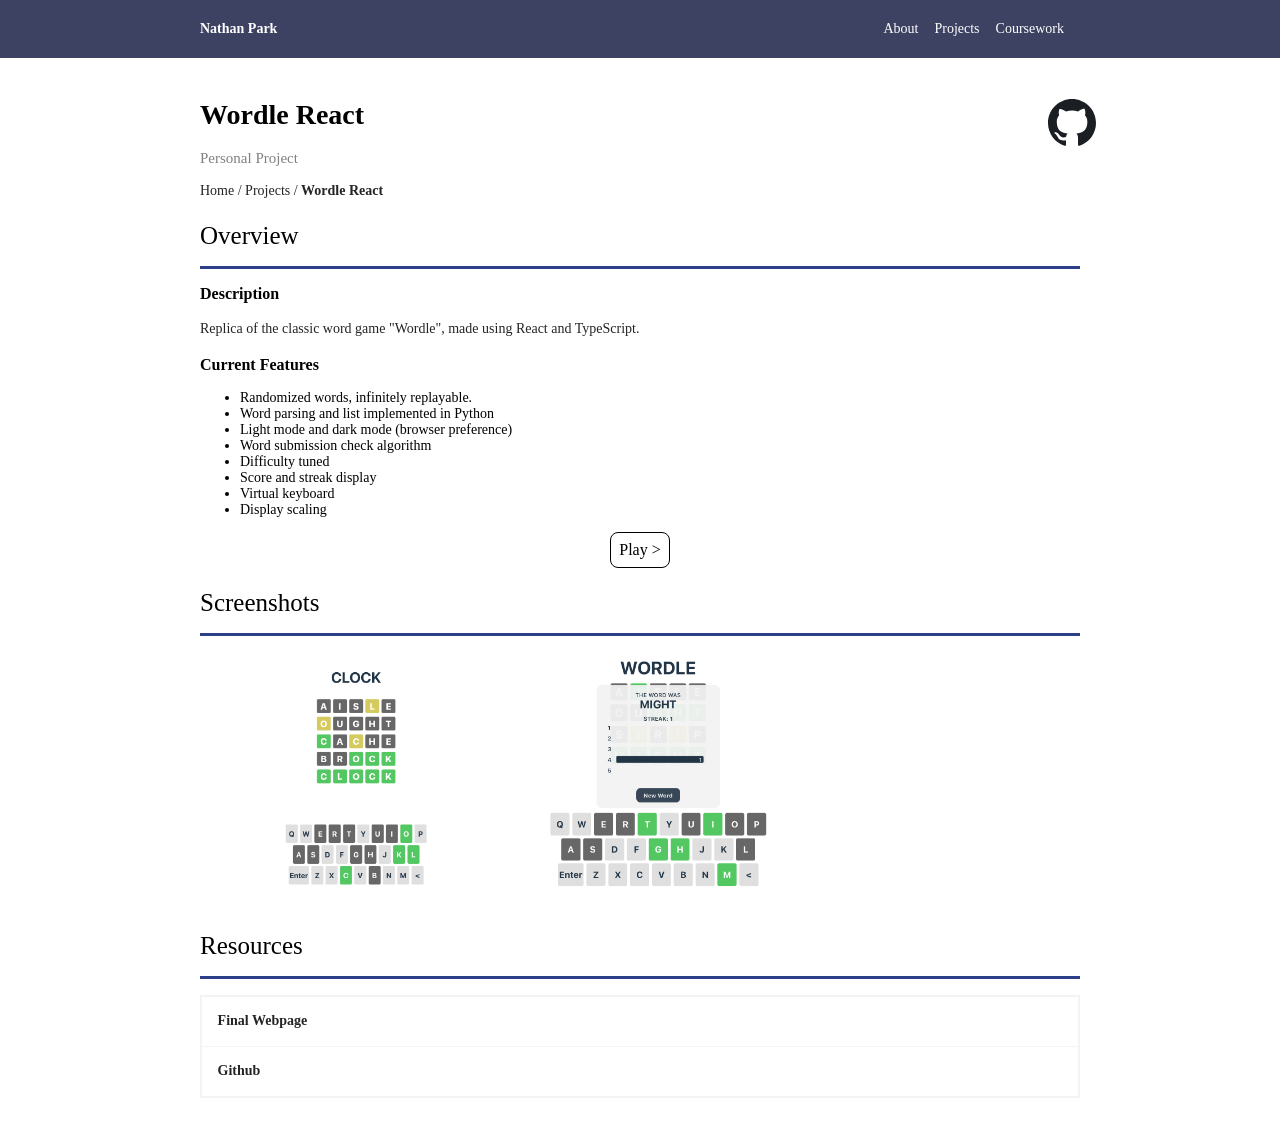
<file: projects/wordle-react/wordle-react.html>
<!DOCTYPE html>
<html lang="en">
<head>
  <meta charset="UTF-8">
  <meta name="viewport" content="width=device-width, initial-scale=1.0">
  <title>Nathan Park</title>
  <!-- Style sheet  -->
  <link rel="stylesheet" href="../../main.css">
</head>
<body>
  <!-- Header Bar -->
  <div class="header-bar">
    <div class="header-content">
      <div class="header-left">
        <a href="https://nathangpark.github.io/personal-website/index.html"><p class="header-text"><b>Nathan Park</b></p></a>
      </div>
      <div class="header-right">
        <a href="https://nathangpark.github.io/personal-website/index.html#about"><p class="header-text">About</p></a>
        <a href="https://nathangpark.github.io/personal-website/index.html#projects"><p class="header-text">Projects</p></a>
        <a href="https://nathangpark.github.io/personal-website/misc/coursework.html"><p class="header-text">Coursework</p></a>
      </div>
    </div>
  </div>

  <div id="imageModal" class="modal">
    <img class="modal-content" id="modalImage">
    <div id="caption"></div>
  </div>

  <!-- Main content -->
  <div class="main-content">
    <!-- Github Button -->
    <a target="_blank" href="https://github.com/nathangpark/wordle-react">
      <img class="github-button" src="../../misc/github-logo.svg">
    </a>
    <!-- Coursework Section -->
    <h1>Wordle React</h1>
    <h2 class="subtitle">Personal Project</h2>
    <p><a href="https://nathangpark.github.io/personal-website/index.html">Home</a> / <a href="https://nathangpark.github.io/personal-website/index.html#projects">Projects</a> / <b>Wordle React</b></p> 
    <h2>Overview</h2>
    <div class="hline"></div>
    <h3>Description</h3>
    <p>Replica of the classic word game "Wordle", made using React and TypeScript.</p>
    <h3>Current Features</h3>
    <ul>
      <li>Randomized words, infinitely replayable.</li>
      <li>Word parsing and list implemented in Python</li>
      <li>Light mode and dark mode (browser preference)</li>
      <li>Word submission check algorithm</li>
      <li>Difficulty tuned</li>
      <li>Score and streak display</li>
      <li>Virtual keyboard</li>
      <li>Display scaling</li>
    </ul>
    <a href="https://nathangpark.github.io/personal-website/projects/wordle-react/wordle-play.html" class="coursework-button">Play ></a>
    <h2>Screenshots</h2>
    <div class="hline"></div>
    <img class="screenshots" onclick="openModal(this)" alt="Wordle Example 1" src="wordle.png">
    <img class="screenshots" onclick="openModal(this)" alt="Wordle Example 2 w/ Streak and Score" src="wordle-end.png">
    <h2>Resources</h2>
    <div class="hline"></div>
    <div class="project-links">
      <a href="https://nathangpark.github.io/wordle-react/" target="_blank"><p>Final Webpage</p></a>
      <a href="https://github.com/nathangpark/wordle-react" target="_blank"><p>Github</p></a>
    </div>
  </div>
  <script src="../../main.js"></script>
</body>
</html>
</file>
<file: main.css>
body {
  font-family:Verdana;
  margin: 0;
  padding: 0;
  font-size: 14px;
}

a {
  text-decoration:none;
  color: rgb(36, 36, 36);
}

h2 {
  font-weight: 500;
  font-size: 25px;
  padding-bottom: 0rem;
  margin-bottom: 1rem;
}

h3 {
  font-size: 16px;
}

p {
  font-size: 14px;
  color: rgb(36, 36, 36);
  line-height: 1.3rem;
}

/* MAIN */

.main-content {
  transform:translateY(5rem);
  display: block;
  max-width: 55rem;

  margin: 0 auto;
  padding: 0 1rem;
}
.subtitle {
  font-size: 15px;
  color:grey;
  font-weight: 500;
  margin: 0.5rem 0;
}

.hline {
  background-color:rgb(45, 63, 139);
  height: 3px;
  width: 100%;
}

.page-end {
  height: 5rem;
}


/* HEADER */

.header-bar {
  top:0;
  display: flex;
  position:fixed;
  width: 100%;
  /*background-color: rgb(187, 17, 43);*/
  background-color:rgb(61, 66, 99);
  z-index: 1;
}

.header-content {
  display:flex;
  justify-content:  space-between;
  align-items: center;
  width: 55rem;
  margin: auto;
  padding: 0 0.4rem;
}

.header-text {
  color: white;
  font-weight: 500;
  padding: 0.3rem 0;
  padding-right: 1rem;
  
}

.header-left {
  display:flex;
  margin: 0;
  font-size: 20px;

}

.header-right {
  display:flex;
  font-size: 16px;
}


.github-button {
  position: absolute;
  right: 0rem;
  top: 0rem;
  width: 3rem;
}

.github-button:hover {
  cursor: pointer;
}

/* INTRO */

.intro {
  display:flex;
  flex-direction: row;
}

.intro > div {
  box-sizing: border-box;
  width: 50%;
}

@media (max-width: 800px) {
  .intro {
    flex-direction: column;
  }
  .intro > div {
    width:100%;
  }
  .img-uga {
    display:none;
  }
}

.intro-content {
  display:block;;
}

.img-uga {
  width: 25rem;
  margin: auto;
}

.contact-info {
  line-height: 0.7rem;
}

.about-headshot {
  margin: 1rem 2rem 1rem 1rem;
  width: 10rem;
  height: 10rem;
  border-radius: 10rem;
  object-fit:cover;
  float: right;
}


/* PROJECT LIST HEADING */

.heading {
  color: grey;
  font-size: 0.75rem;
}

.project-heading {
  display:flex;
  flex-direction: row;
  padding: 0 1rem;

}

.project-title-heading {
  width: 40%;
}

.project-date-heading {
  width: 15%;
  margin-left:5%;
  min-width: 8rem;
}

/* PROJECT LIST*/

#project-list {
  display:flex;
  flex-direction: column;
  gap: 0.1rem;
  background-color: rgb(242, 243, 245);
  padding: 0.1rem;
}

.project-item {
  display:flex;
  flex-direction: row;
  padding: 0 1rem;
  background-color: white;
  height: fit-content;
}

.project-item:hover{
  background-color: rgb(251, 251, 251);
  cursor: pointer;
}

.project-title {
  width: 40%;
  font-weight: 600;
  white-space: nowrap;
  overflow: hidden;
  text-overflow: ellipsis;
}

.project-item-tags {
  width: 40%;
  white-space: nowrap;
  overflow: hidden;
  text-overflow: ellipsis;
}

.project-date {
  margin-left:5%;
  width: 15%;
  min-width: 8rem;
}



#project-tag-list {
  margin-top:0.5rem;
  display:flex;
  flex-direction: row;
  flex-wrap: wrap;
}

.project-tag {
  width:fit-content;
  height: fit-content;
  background: rgb(162, 180, 203);
  border-radius: 0.5rem;
  padding: 0rem 0.5rem;
  text-align: center;
  font-size: 0.8rem;
  font-weight: 500;
  color:rgb(255, 255, 255);
  margin: 0.2rem;
  margin-left: 0rem;
}

.project-tag:hover {
  cursor:pointer;
}

.project-tag-active {
  background-color: rgb(66, 95, 136);
}

/* COURSEWORK */

.coursework-container {
  display:flex;
  width: 100%;
}

.coursework-left {
  display: block;
  width: 50%;
  height: 100%;
}

.coursework-right {
  display:block;
  width: 50%;
  height: 100%;
}

.coursework-button {
  position:relative;
  display:flex;
  margin: auto;
  width:fit-content;
  background: white;
  border-radius: 0.5rem;
  border-width: 0.1rem;
  border-color: black;
  border-style: solid;
  padding:0.5em;
  font-size: 1rem;
  color:black;
}

.coursework-button:hover{
  cursor:pointer;
}

.coursework-list {
  list-style:square;
}


.screenshots {
  margin: 1rem 0;
  margin-right: 0.5rem;
  height: 15rem;
}

.screenshots:hover{
  cursor:pointer;
}

/* Style for the full-screen modal container */
.modal {
  display: none; /* Hidden by default */
  position: fixed; /* Position relative to the viewport */
  z-index: 1000; /* Sit on top */
  left: 0;
  top: 0;
  width: 100%;
  height: 100%;
  overflow: auto;
  background-color: rgba(0, 0, 0, 0.393);
}

/* Style for the image inside the modal */
.modal-content {
  position: absolute; /* Position the image relative to the modal container */
  top: 50%;
  left: 50%;
  transform: translate(-50%, -50%); /* Centering magic */
  max-width: 80%;
  max-height: 80%;
  margin: auto;
  display: block;
  animation-name: zoom;
  animation-duration: 0.6s;
}

#caption {
  position: absolute;
  max-width: 80%;
  left:50%;
  transform: translateX(-50%);
  text-align: center;
  bottom: 2.2rem;
  background-color:rgba(0, 0, 0, 0.621);
  padding:0.3rem;
  font-weight: 500;
  border-radius: 0.1rem;
  color:white;
  font-size: 1.3rem;
}

.project-links {
  display:flex;
  flex-direction: column;
  gap: 0.1rem;
  background-color: rgb(242, 243, 245);
  padding: 0.1rem;
  margin-top: 1rem;
  height:fit-content;
  margin-top: 1rem;
  margin-bottom: 7rem;
}

.project-links > a {
  display:flex;
  flex-direction: row;
  padding: 0 1rem;
  background-color: white;
  height: fit-content;

}

.project-links > a > p {
  font-weight: 600;
}

.project-links > a:hover {
  cursor: pointer;
  background-color: rgb(251, 251, 251);
}

/* Full Coursework */

.course {
  display:flex;
  flex-direction: horizontal;
  width: 100%;
  height: 2.2rem;
  padding-left: 0.2rem;
}

.course > p, .course > a {
  display:flex;
  margin: 0;
  align-items: center;
}

.course > a:hover {
  text-decoration: underline;
}

.course-header {
  color: grey;
  font-weight: 500;
  font-size: 0.75rem;
  margin-top: 0;
}

.course-hline {
  background-color:grey;
  height: 2px;
  width: 100%;
}

.course-title {
  width: 70%;
}

.course-grade {
  width: 10%;
}

.course-semester {
  width: 20%;
  white-space: nowrap;
  overflow: hidden;
  text-overflow: ellipsis;
}

.course-dark {
  background-color: rgb(232, 237, 246);
}


#course-tag-list {
  margin-top:0.5rem;
  display:flex;
  flex-direction: row;
  flex-wrap: wrap;
  margin-bottom: 1rem;
}
</file>
